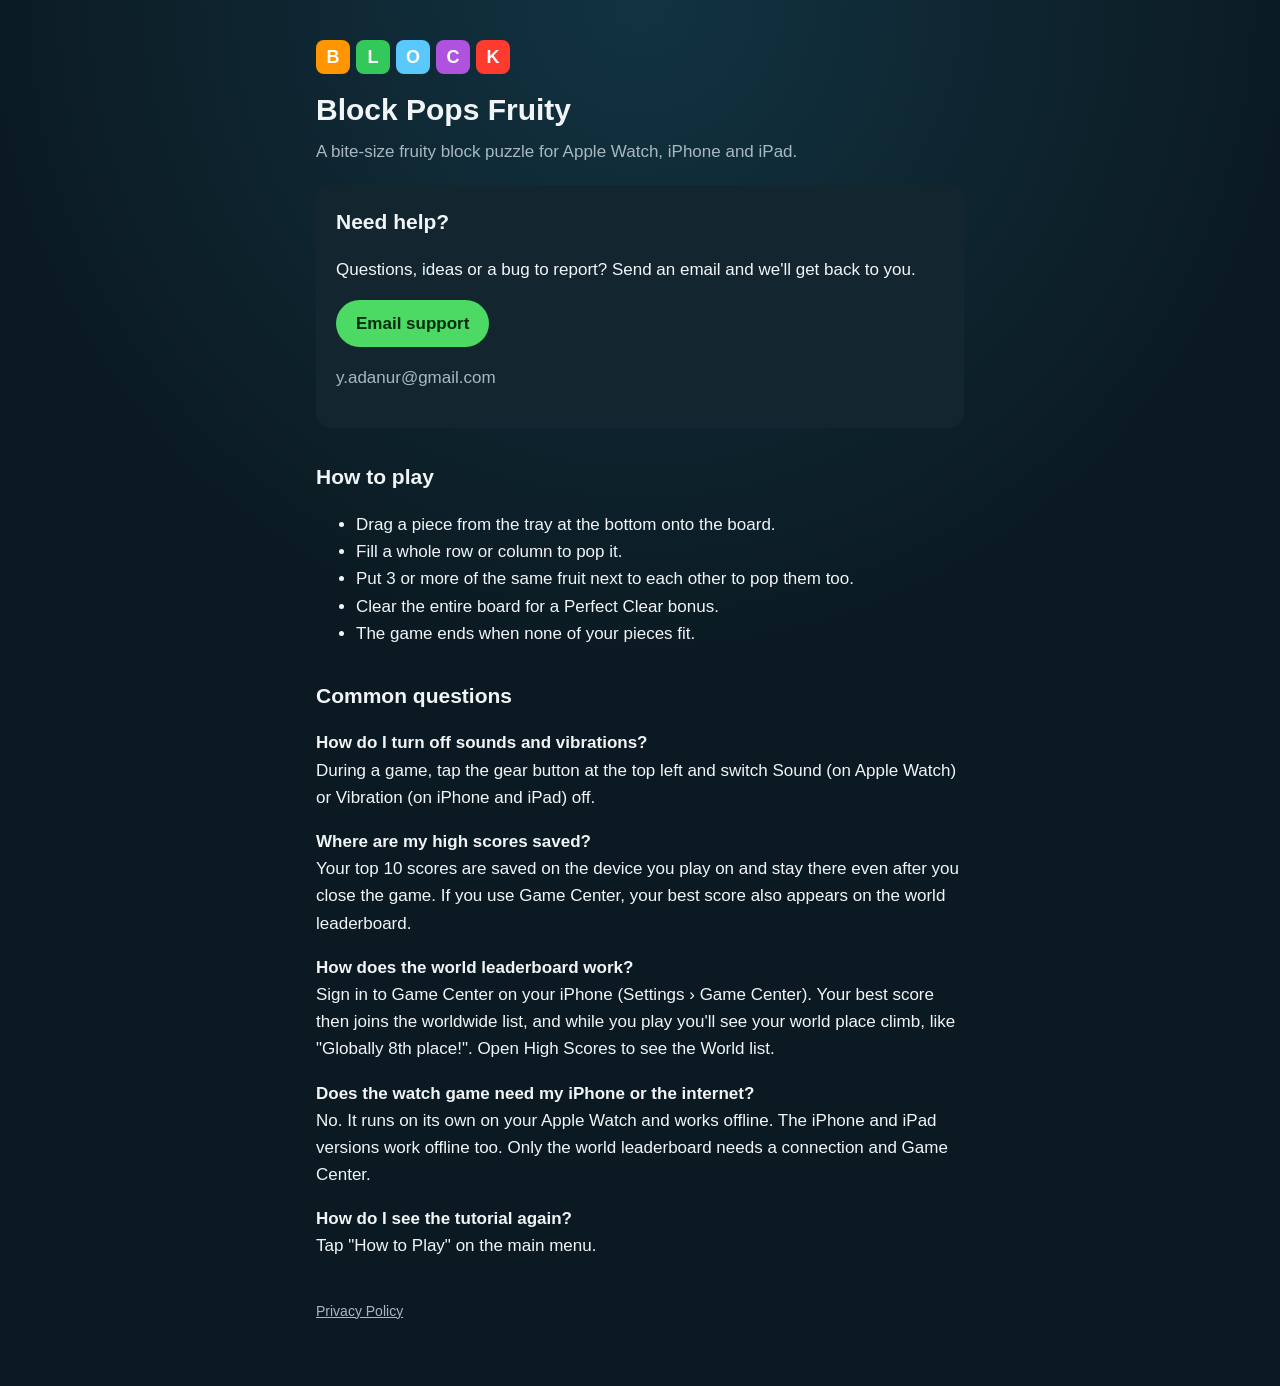
<file: index.html>
<!doctype html>
<html lang="en">
<head>
  <meta charset="utf-8">
  <meta name="viewport" content="width=device-width, initial-scale=1">
  <title>Block Pops Fruity Support</title>
  <meta name="description" content="Help and contact for Block Pops Fruity, a block puzzle game for Apple Watch, iPhone and iPad.">
  <link rel="stylesheet" href="style.css">
</head>
<body>
<main>
  <div class="tiles" aria-hidden="true">
    <span style="background:#ff9500">B</span><span style="background:#34c759">L</span><span style="background:#5ac8fa">O</span><span style="background:#af52de">C</span><span style="background:#ff3b30">K</span>
  </div>
  <h1>Block Pops Fruity</h1>
  <p class="sub">A bite-size fruity block puzzle for Apple Watch, iPhone and iPad.</p>

  <div class="card">
    <h2 style="margin-top:0">Need help?</h2>
    <p>Questions, ideas or a bug to report? Send an email and we'll get back to you.</p>
    <p><a class="button" href="mailto:y.adanur@gmail.com?subject=Block%20Pops%20Fruity">Email support</a></p>
    <p class="sub">y.adanur@gmail.com</p>
  </div>

  <h2>How to play</h2>
  <ul>
    <li>Drag a piece from the tray at the bottom onto the board.</li>
    <li>Fill a whole row or column to pop it.</li>
    <li>Put 3 or more of the same fruit next to each other to pop them too.</li>
    <li>Clear the entire board for a Perfect Clear bonus.</li>
    <li>The game ends when none of your pieces fit.</li>
  </ul>

  <h2>Common questions</h2>
  <p><strong>How do I turn off sounds and vibrations?</strong><br>
  During a game, tap the gear button at the top left and switch Sound (on Apple Watch) or Vibration (on iPhone and iPad) off.</p>
  <p><strong>Where are my high scores saved?</strong><br>
  Your top 10 scores are saved on the device you play on and stay there even after you close the game. If you use Game Center, your best score also appears on the world leaderboard.</p>
  <p><strong>How does the world leaderboard work?</strong><br>
  Sign in to Game Center on your iPhone (Settings &rsaquo; Game Center). Your best score then joins the worldwide list, and while you play you'll see your world place climb, like "Globally 8th place!". Open High Scores to see the World list.</p>
  <p><strong>Does the watch game need my iPhone or the internet?</strong><br>
  No. It runs on its own on your Apple Watch and works offline. The iPhone and iPad versions work offline too. Only the world leaderboard needs a connection and Game Center.</p>
  <p><strong>How do I see the tutorial again?</strong><br>
  Tap "How to Play" on the main menu.</p>

  <footer>
    <a href="privacy.html">Privacy Policy</a>
  </footer>
</main>
</body>
</html>
</file>
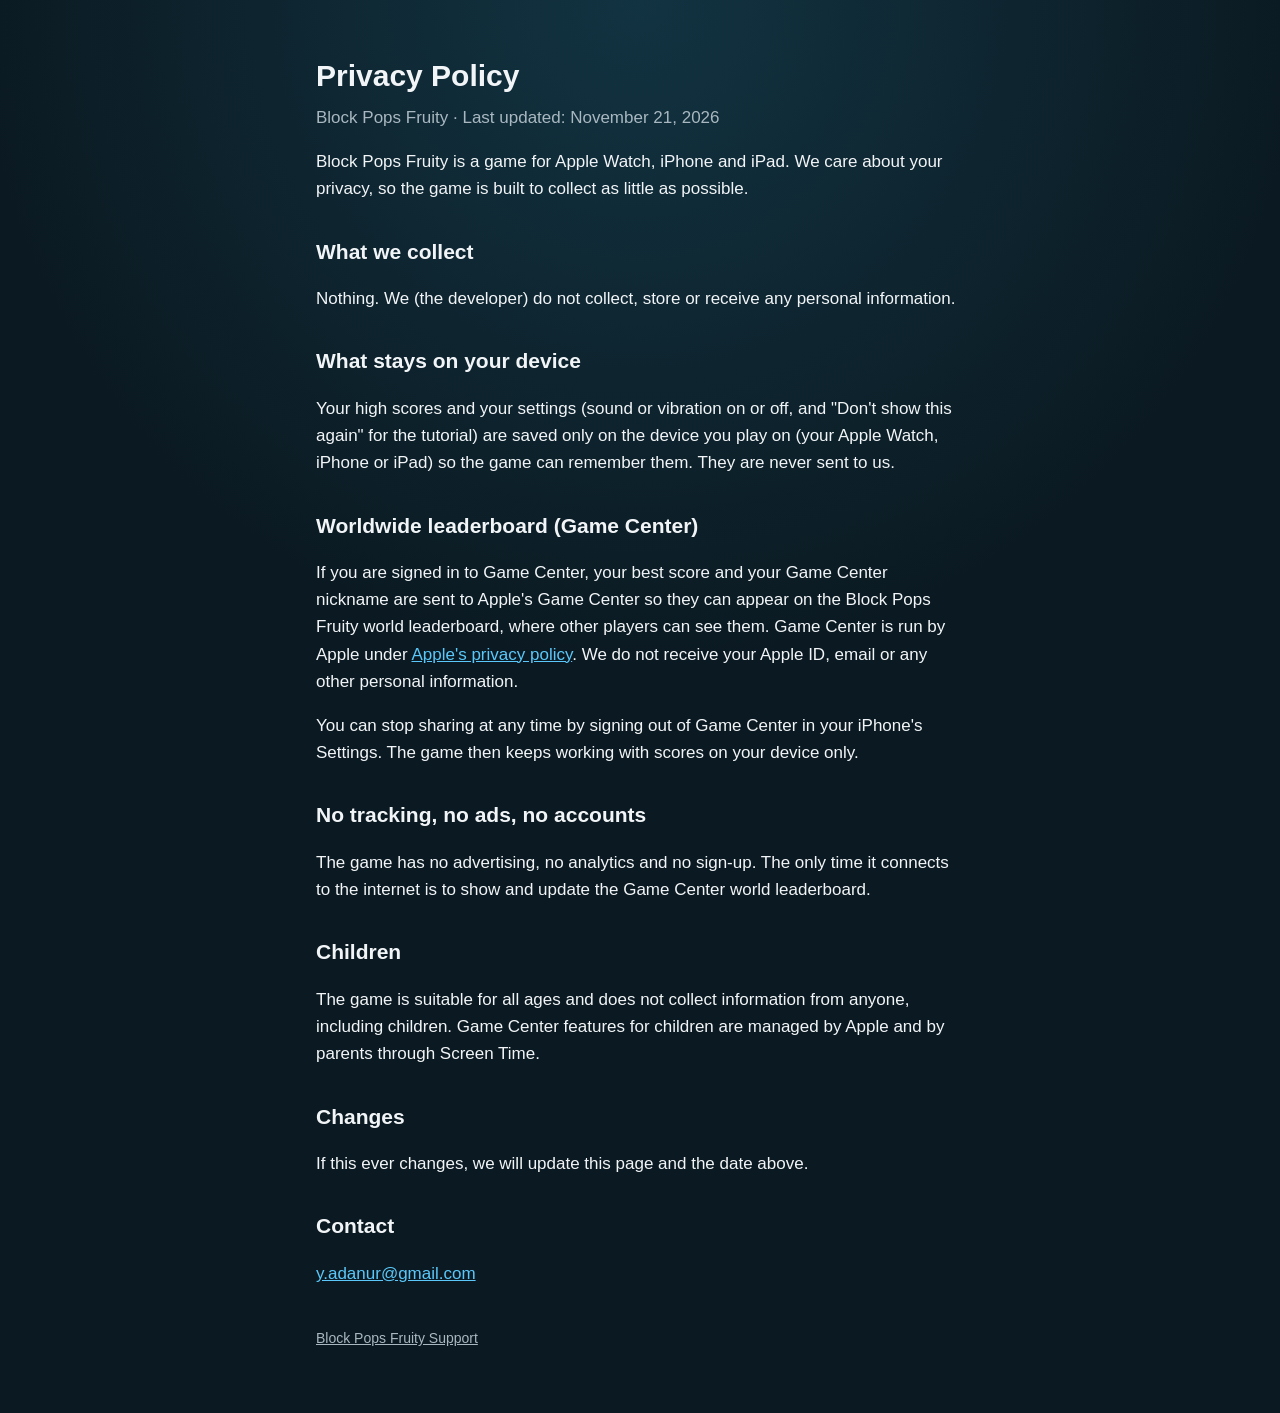
<file: privacy.html>
<!doctype html>
<html lang="en">
<head>
  <meta charset="utf-8">
  <meta name="viewport" content="width=device-width, initial-scale=1">
  <title>Block Pops Fruity Privacy</title>
  <meta name="description" content="Privacy policy for Block Pops Fruity, a block puzzle game for Apple Watch, iPhone and iPad.">
  <link rel="stylesheet" href="style.css">
</head>
<body>
<main>
  <h1>Privacy Policy</h1>
  <p class="sub">Block Pops Fruity · Last updated: November 21, 2026</p>

  <p>Block Pops Fruity is a game for Apple Watch, iPhone and iPad. We care about your privacy, so the game is built to collect as little as possible.</p>

  <h2>What we collect</h2>
  <p>Nothing. We (the developer) do not collect, store or receive any personal information.</p>

  <h2>What stays on your device</h2>
  <p>Your high scores and your settings (sound or vibration on or off, and "Don't show this again" for the tutorial) are saved only on the device you play on (your Apple Watch, iPhone or iPad) so the game can remember them. They are never sent to us.</p>

  <h2>Worldwide leaderboard (Game Center)</h2>
  <p>If you are signed in to Game Center, your best score and your Game Center nickname are sent to Apple's Game Center so they can appear on the Block Pops Fruity world leaderboard, where other players can see them. Game Center is run by Apple under <a href="https://www.apple.com/legal/privacy/">Apple's privacy policy</a>. We do not receive your Apple ID, email or any other personal information.</p>
  <p>You can stop sharing at any time by signing out of Game Center in your iPhone's Settings. The game then keeps working with scores on your device only.</p>

  <h2>No tracking, no ads, no accounts</h2>
  <p>The game has no advertising, no analytics and no sign-up. The only time it connects to the internet is to show and update the Game Center world leaderboard.</p>

  <h2>Children</h2>
  <p>The game is suitable for all ages and does not collect information from anyone, including children. Game Center features for children are managed by Apple and by parents through Screen Time.</p>

  <h2>Changes</h2>
  <p>If this ever changes, we will update this page and the date above.</p>

  <h2>Contact</h2>
  <p><a href="mailto:y.adanur@gmail.com">y.adanur@gmail.com</a></p>

  <footer>
    <a href="index.html">Block Pops Fruity Support</a>
  </footer>
</main>
</body>
</html>
</file>
<file: style.css>
:root {
  --bg: #0b1a22;
  --card: #13262f;
  --text: #f2f5f7;
  --muted: #a9b8c0;
  --accent: #4cd964;
  --link: #5ac8fa;
}
* { box-sizing: border-box; }
body {
  margin: 0;
  background: radial-gradient(circle at top, #123342 0%, var(--bg) 60%) fixed;
  background-color: var(--bg);
  color: var(--text);
  font: 17px/1.6 -apple-system, BlinkMacSystemFont, "SF Pro Rounded", "Segoe UI", Roboto, sans-serif;
}
main { max-width: 680px; margin: 0 auto; padding: 40px 16px 64px; }
.tiles { display: flex; flex-wrap: wrap; gap: 6px; margin-bottom: 8px; }
.tiles span {
  display: inline-grid; place-items: center;
  width: 34px; height: 34px; border-radius: 8px;
  font-weight: 800; color: #fff; font-size: 18px;
}
h1 { font-size: 30px; margin: 12px 0 4px; }
h2 { font-size: 21px; margin: 32px 0 8px; }
p, li { color: var(--text); }
.sub { color: var(--muted); margin-top: 0; }
.card { background: var(--card); border-radius: 16px; padding: 20px; margin-top: 20px; }
a { color: var(--link); }
.button {
  display: inline-block; background: var(--accent); color: #062b0f;
  font-weight: 700; text-decoration: none; padding: 10px 20px; border-radius: 999px;
}
footer { margin-top: 40px; color: var(--muted); font-size: 14px; }
footer a { color: var(--muted); }
</file>
